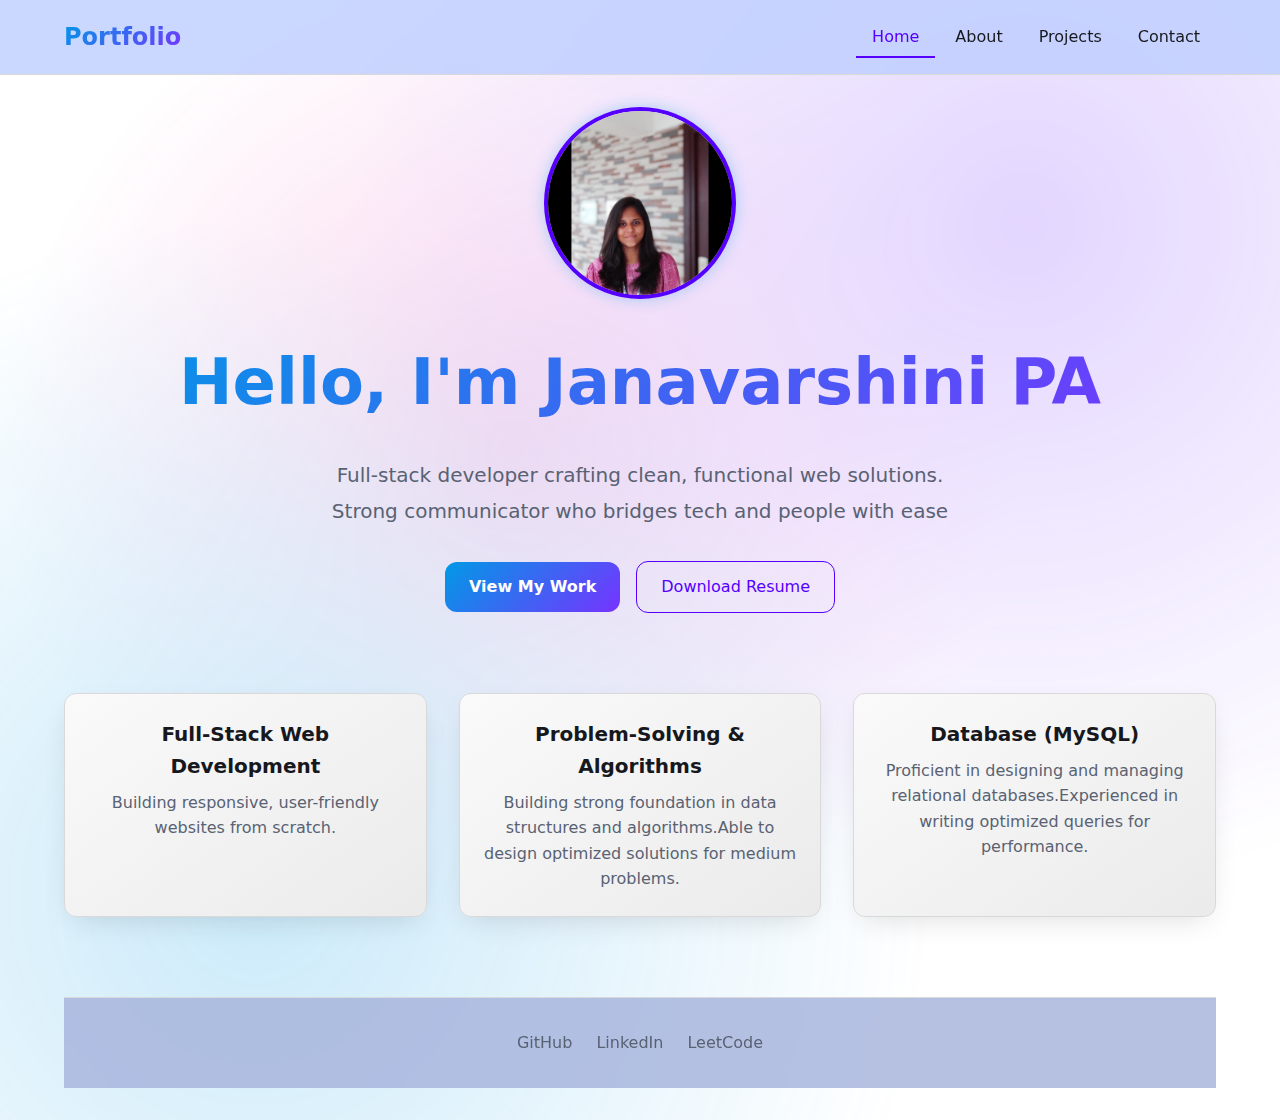
<file: index.html>
<!DOCTYPE html>
<html lang="en">
<head>
<meta charset="UTF-8">
<meta name="viewport" content="width=device-width, initial-scale=1.0">
<title>Janavarshini PA - Portfolio</title>
<meta name="description" content="Janavarshini PA - Full-Stack Developer Portfolio">
    <link rel="stylesheet" href="styles.css">
</head>
<body>
    <div class="animated-bg">
        <!-- Navigation -->
        <nav class="navbar">
            <div class="nav-container">
                <a href="index.html" class="nav-logo">Portfolio</a>
                <div class="nav-links">
                    <a href="index.html" class="nav-link active">Home</a>
                    <a href="about.html" class="nav-link">About</a>
                    <a href="projects.html" class="nav-link">Projects</a>
                    <a href="contact.html" class="nav-link">Contact</a>
                </div>
            </div>
        </nav>
<!-- Main Content -->
        <main class="main-content">
            <!-- Hero Section -->
            <section class="hero-section">
                <div class="profile-container">
                    <div class="profile-image">
                        <img src="my pic.jpg" alt="Janavarshini Profile" class="profile-img">
                        <div class="profile-glow"></div>
                    </div>
                </div>
                
                <h1 class="hero-title">Hello, I'm Janavarshini PA</h1>
                
                <p class="hero-description">
                     Full-stack developer crafting clean, functional web solutions.
                       Strong communicator who bridges tech and people with ease
                </p>
                
                <div class="hero-buttons">
                    <a href="projects.html" class="btn-glow">View My Work</a>
                    <a href="Janavarshini_Resume.pdf" class="btn-outline">Download Resume</a>
                </div>
            </section>
            <!-- Skills Preview -->
            <section class="skills-preview">
                <div class="skill-card">
                    <h3 class="skill-title">Full-Stack Web Development</h3>
                    <p class="skill-description">Building responsive, user-friendly websites from scratch.</p>
                </div>
                
                <div class="skill-card">
                    <h3 class="skill-title">Problem-Solving & Algorithms</h3>
                    <p class="skill-description"> Building strong foundation in data structures and algorithms.Able to design optimized solutions for medium problems.</p>
                </div>
                
                <div class="skill-card">
                    <h3 class="skill-title">Database (MySQL)</h3>
                    <p class="skill-description">Proficient in designing and managing relational databases.Experienced in writing optimized queries for performance.</p>
                </div>
            </section>

        <!-- Footer -->
        <footer class="footer">
            <div class="footer-content">
                <div class="footer-links">
                    <a href="https://github.com/Jana2115" class="footer-link">GitHub</a>
                    <a href="https://linkedin.com/in/jana-varshini-989576310" class="footer-link">LinkedIn</a>
                    <a href="https://leetcode.com/Janavarshini__PA" class="footer-link">LeetCode</a>

                </div>
            </div>
        </footer>
    </div>
</body>
</html>
</file>
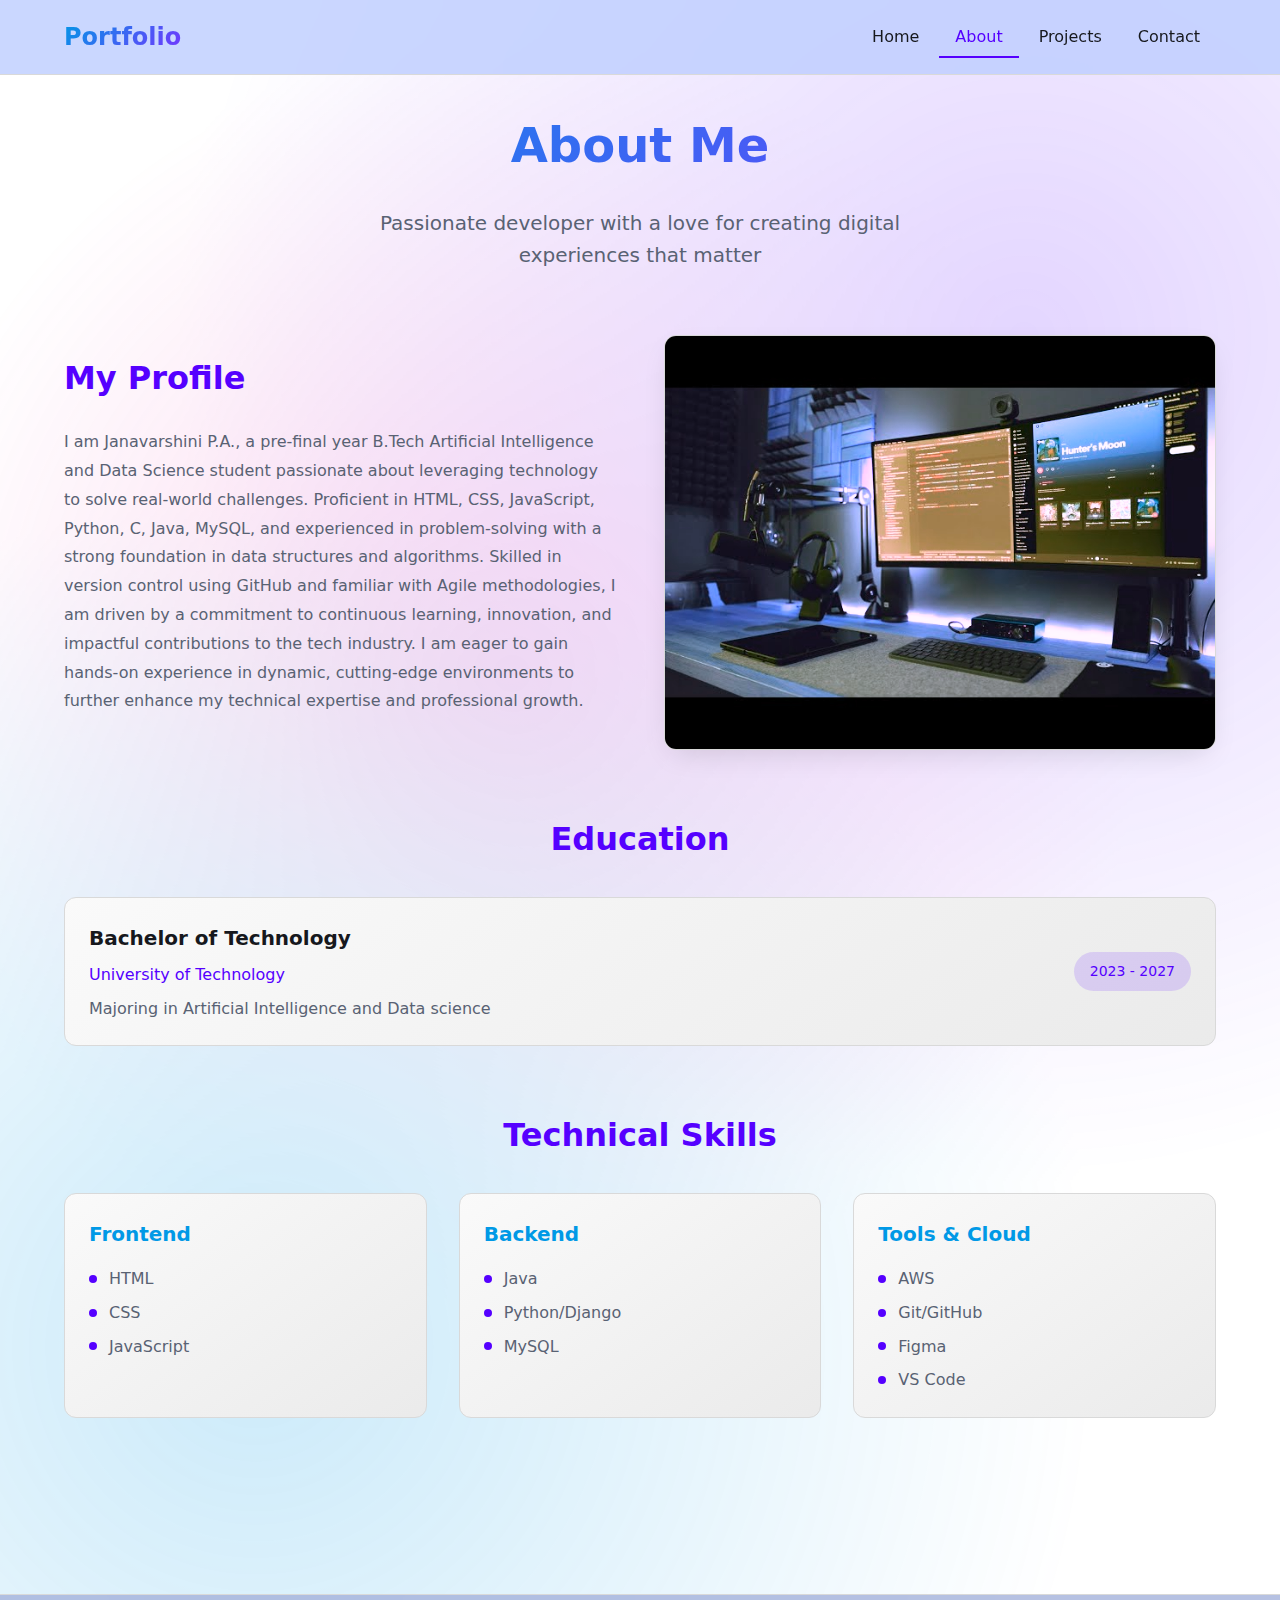
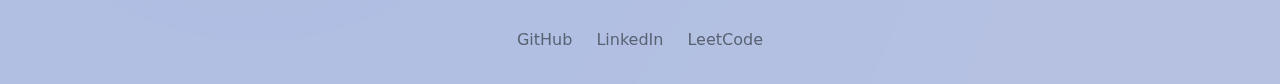
<file: about.html>
<!DOCTYPE html>
<html lang="en">
<head>
    <meta charset="UTF-8">
    <meta name="viewport" content="width=device-width, initial-scale=1.0">
    <title>About - Janavarshini PA Portfolio</title>
    <meta name="description" content="Learn more about Janavarshini PA - Full-Stack Developer">
    <link rel="stylesheet" href="styles.css">
</head>
<body>
    <div class="animated-bg">
        <!-- Navigation -->
        <nav class="navbar">
            <div class="nav-container">
                <a href="index.html" class="nav-logo">Portfolio</a>
                <div class="nav-links">
                    <a href="index.html" class="nav-link">Home</a>
                    <a href="about.html" class="nav-link active">About</a>
                    <a href="projects.html" class="nav-link">Projects</a>
                    <a href="contact.html" class="nav-link">Contact</a>
                </div>
            </div>
        </nav>

        <!-- Main Content -->
        <main class="main-content">
            <!-- Header -->
            <section class="page-header">
                <h1 class="page-title">About Me</h1>
                <p class="page-subtitle">Passionate developer with a love for creating digital experiences that matter</p>
            </section>

            <!-- Personal Background -->
            <section class="about-content">
                <div class="about-grid">
                    <div class="about-text">
                        <h2 class="section-title">My Profile </h2>
                        <p class="about-paragraph">
                           I am Janavarshini P.A., a pre-final year B.Tech Artificial Intelligence and Data Science student passionate about leveraging technology to solve real-world challenges. 
                           Proficient in HTML, CSS, JavaScript, Python, C, Java, MySQL, and experienced in problem-solving with a strong foundation in data structures and algorithms. 
                           Skilled in version control using GitHub and familiar with Agile methodologies, I am driven by a commitment to continuous learning, innovation, and impactful contributions to the tech industry.
                           I am eager to gain hands-on experience in dynamic, cutting-edge environments to further enhance my technical expertise and professional growth.
                        </p>
                    </div>
                    <div class="about-image">
                        <div class="project-card">
                            <img src="sddefault.jpg" alt="Working setup" class="about-img">
                        </div>
                    </div>
                </div>
            </section>

            <!-- Education -->
            <section class="education-section">
                <h2 class="section-title-center">Education</h2>
                <div class="education-list">
                    <div class="education-item">
                        <div class="education-content">
                            <h3 class="education-title">Bachelor of Technology</h3>
                            <p class="education-school">University of Technology</p>
                            <p class="education-description">
                                Majoring in Artificial Intelligence and Data science
                            </p>
                        </div>
                        <div class="education-year">2023 - 2027</div>
                    </div>
            </section>



            <!-- Skills -->
            <section class="skills-section">
                <h2 class="section-title-center">Technical Skills</h2>
                <div class="skills-grid">
                    <div class="skill-category">
                        <h3 class="skill-category-title">Frontend</h3>
                        <div class="skill-list">
                            <div class="skill-item">HTML</div>
                            <div class="skill-item">CSS</div>
                            <div class="skill-item">JavaScript</div>
                        </div>
                    </div>
                    
                    <div class="skill-category">
                        <h3 class="skill-category-title">Backend</h3>
                        <div class="skill-list">
                            <div class="skill-item">Java</div>
                            <div class="skill-item">Python/Django</div>
                            <div class="skill-item">MySQL</div>
                        </div>
                    </div>
                    
                    <div class="skill-category">
                        <h3 class="skill-category-title">Tools & Cloud</h3>
                        <div class="skill-list">
                            <div class="skill-item">AWS</div>
                            <div class="skill-item">Git/GitHub</div>
                            <div class="skill-item">Figma</div>
                            <div class="skill-item">VS Code</div>
                        </div>
                    </div>
                </div>
            </section>
        </main>

        <!-- Footer -->
        <footer class="footer">
            <div class="footer-content">
                <div class="footer-links">
                    <a href="https://github.com/Jana2115" class="footer-link">GitHub</a>
                    <a href="https://linkedin.com/in/jana-varshini-989576310" class="footer-link">LinkedIn</a>
                    <a href="https://leetcode.com/Janavarshini__PA" class="footer-link">LeetCode</a>
                </div>
            </div>
        </footer>
    </div>
</body>

</html>
</file>
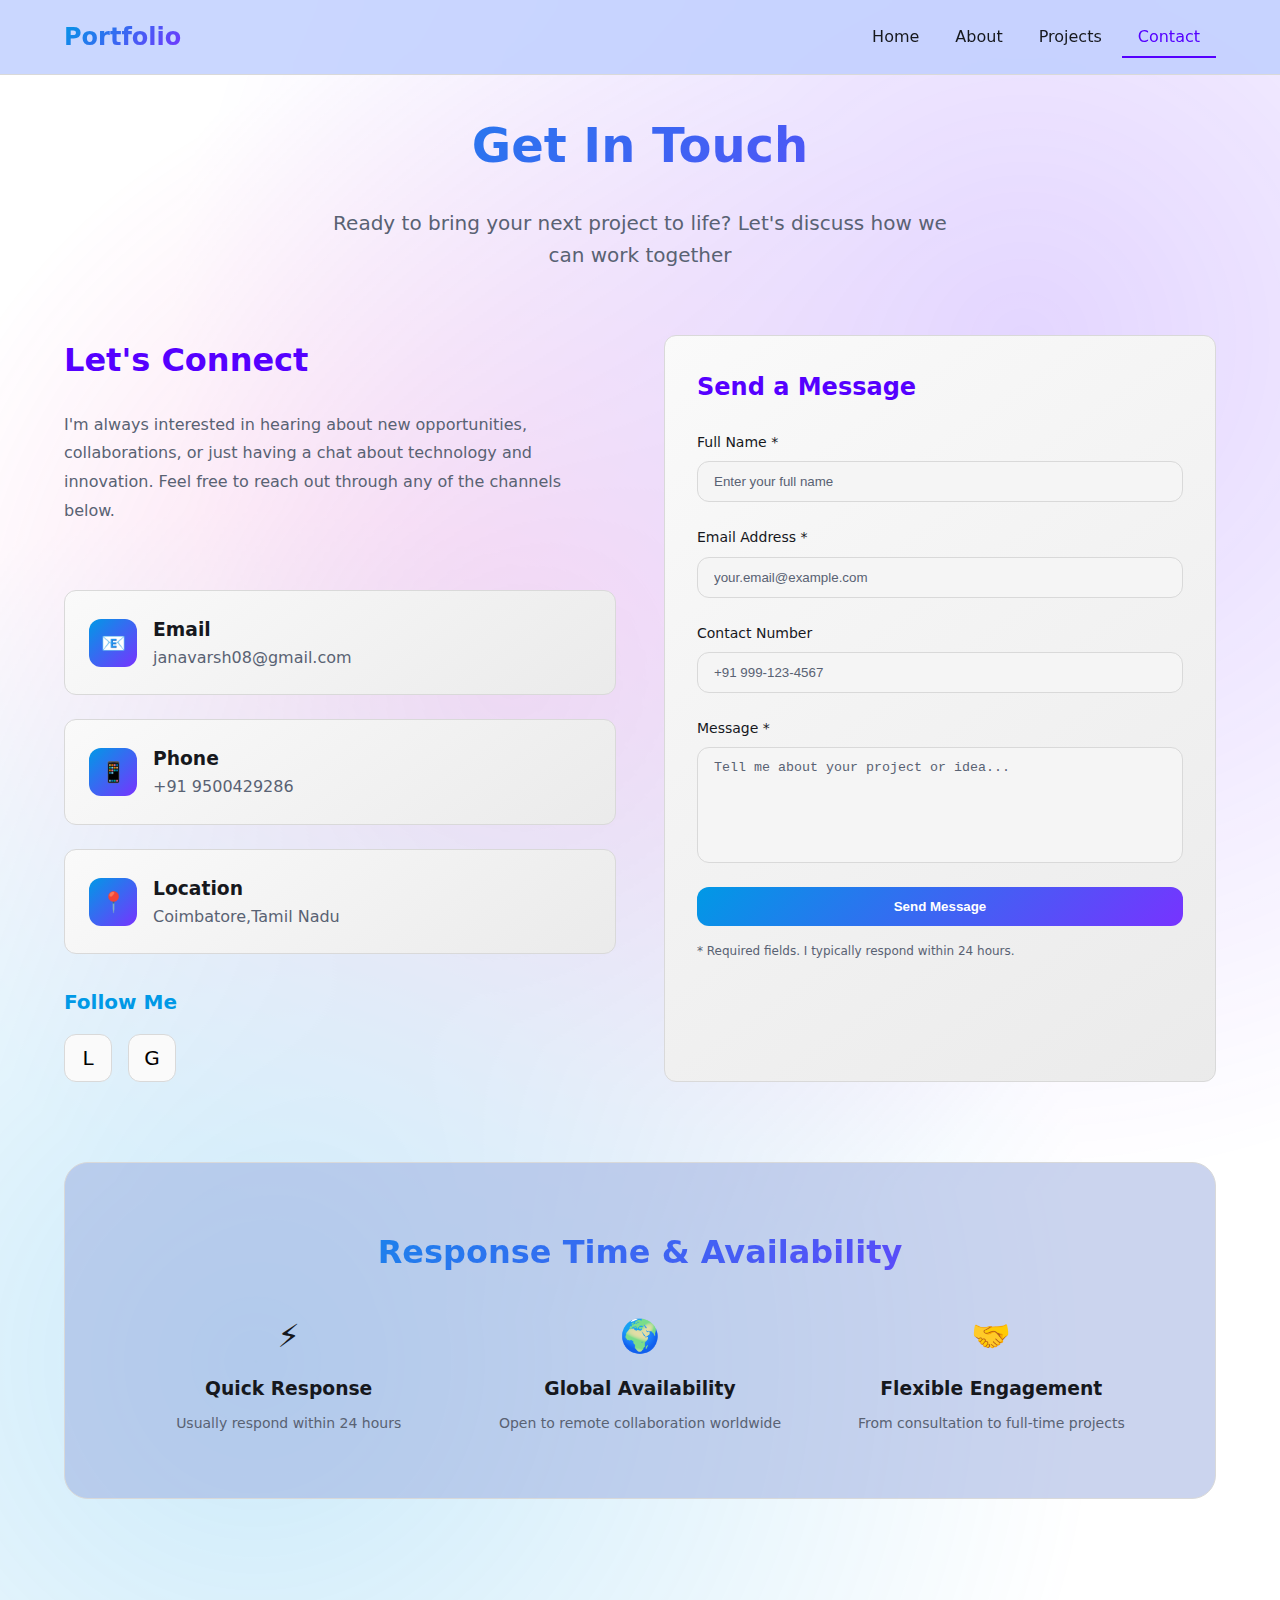
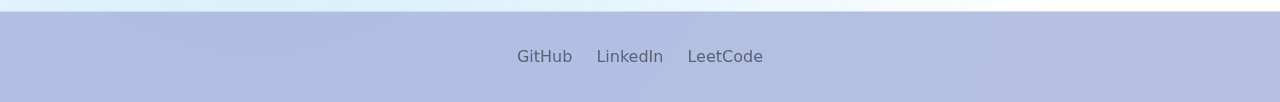
<file: contact.html>
<!DOCTYPE html>
<html lang="en">
<head>
    <meta charset="UTF-8">
    <meta name="viewport" content="width=device-width, initial-scale=1.0">
    <title>Contact - Janavarshini PA Portfolio</title>
    <meta name="description" content="Get in touch with Janavarshini PA - Full-Stack Developer">
    <link rel="stylesheet" href="styles.css">
</head>
<body>
    <div class="animated-bg">
        <!-- Navigation -->
        <nav class="navbar">
            <div class="nav-container">
                <a href="index.html" class="nav-logo">Portfolio</a>
                <div class="nav-links">
                    <a href="index.html" class="nav-link">Home</a>
                    <a href="about.html" class="nav-link">About</a>
                    <a href="projects.html" class="nav-link">Projects</a>
                    <a href="contact.html" class="nav-link active">Contact</a>
                </div>
            </div>
        </nav>

        <!-- Main Content -->
        <main class="main-content">
            <!-- Header -->
            <section class="page-header">
                <h1 class="page-title">Get In Touch</h1>
                <p class="page-subtitle">Ready to bring your next project to life? Let's discuss how we can work together</p>
            </section>

            <div class="contact-grid">
                <!-- Contact Information -->
                <div class="contact-info">
                    <div class="contact-intro">
                        <h2 class="section-title">Let's Connect</h2>
                        <p class="contact-description">
                            I'm always interested in hearing about new opportunities, 
                            collaborations, or just having a chat about technology and innovation. 
                            Feel free to reach out through any of the channels below.
                        </p>
                    </div>

                    <!-- Contact Methods -->
                    <div class="contact-methods">
                        <div class="contact-method">
                            <div class="contact-icon">📧</div>
                            <div class="contact-details">
                                <h3 class="contact-method-title">Email</h3>
                                <p class="contact-method-info">janavarsh08@gmail.com</p>
                            </div>
                        </div>

                        <div class="contact-method">
                            <div class="contact-icon">📱</div>
                            <div class="contact-details">
                                <h3 class="contact-method-title">Phone</h3>
                                <p class="contact-method-info">+91 9500429286</p>
                            </div>
                        </div>

                        <div class="contact-method">
                            <div class="contact-icon">📍</div>
                            <div class="contact-details">
                                <h3 class="contact-method-title">Location</h3>
                                <p class="contact-method-info">Coimbatore,Tamil Nadu</p>
                            </div>
                        </div>
                    </div>

                    <!-- Social Links -->
                    <div class="social-section">
                        <h3 class="social-title">Follow Me</h3>
                        <div class="social-links">
                            <a href="https://linkedin.com/in/jana-varshini-989576310" class="social-link" style="color: rgb(0, 0, 0);">L</a>
                            <a href="https://github.com/Jana2115" class="social-link" style="color: rgb(0, 0, 0);">G</a>
                        </div>
                    </div>
                </div>

                <!-- Contact Form -->
                <div class="contact-form-container">
                    <h2 class="form-title">Send a Message</h2>
                    
                    <form class="contact-form" action="#" method="post">
                        <!-- Name Field -->
                        <div class="form-group">
                            <label for="name" class="form-label">Full Name *</label>
                            <input type="text" id="name" name="name" required placeholder="Enter your full name" class="form-input">
                        </div>

                        <!-- Email Field -->
                        <div class="form-group">
                            <label for="email" class="form-label">Email Address *</label>
                            <input type="email" id="email" name="email" required placeholder="your.email@example.com" class="form-input">
                        </div>

                        <!-- Phone Field -->
                        <div class="form-group">
                            <label for="phone" class="form-label">Contact Number</label>
                            <input type="tel" id="phone" name="phone" placeholder="+91 999-123-4567" class="form-input">
                        </div>

                        <!-- Message Field -->
                        <div class="form-group">
                            <label for="message" class="form-label">Message *</label>
                            <textarea id="message" name="message" required rows="6" placeholder="Tell me about your project or idea..." class="form-textarea"></textarea>
                        </div>

                        <!-- Submit Button -->
                        <button type="submit" class="btn-glow-full">Send Message</button>
                    </form>

                    <p class="form-note">* Required fields. I typically respond within 24 hours.</p>
                </div>
            </div>

            <!-- Additional Info -->
            <section class="response-info">
                <h2 class="info-title">Response Time & Availability</h2>
                <div class="info-grid">
                    <div class="info-item">
                        <div class="info-icon">⚡</div>
                        <h3 class="info-item-title">Quick Response</h3>
                        <p class="info-item-description">Usually respond within 24 hours</p>
                    </div>
                    <div class="info-item">
                        <div class="info-icon">🌍</div>
                        <h3 class="info-item-title">Global Availability</h3>
                        <p class="info-item-description">Open to remote collaboration worldwide</p>
                    </div>
                    <div class="info-item">
                        <div class="info-icon">🤝</div>
                        <h3 class="info-item-title">Flexible Engagement</h3>
                        <p class="info-item-description">From consultation to full-time projects</p>
                    </div>
                </div>
            </section>
        </main>

         <footer class="footer">
            <div class="footer-content">
                <div class="footer-links">
                    <a href="https://github.com/Jana2115" class="footer-link">GitHub</a>
                    <a href="https://linkedin.com/in/jana-varshini-989576310" class="footer-link">LinkedIn</a>
                    <a href="https://leetcode.com/Janavarshini__PA" class="footer-link">LeetCode</a>
                </div>
            </div>
        </footer>
    </div>
</body>

</html>
</file>
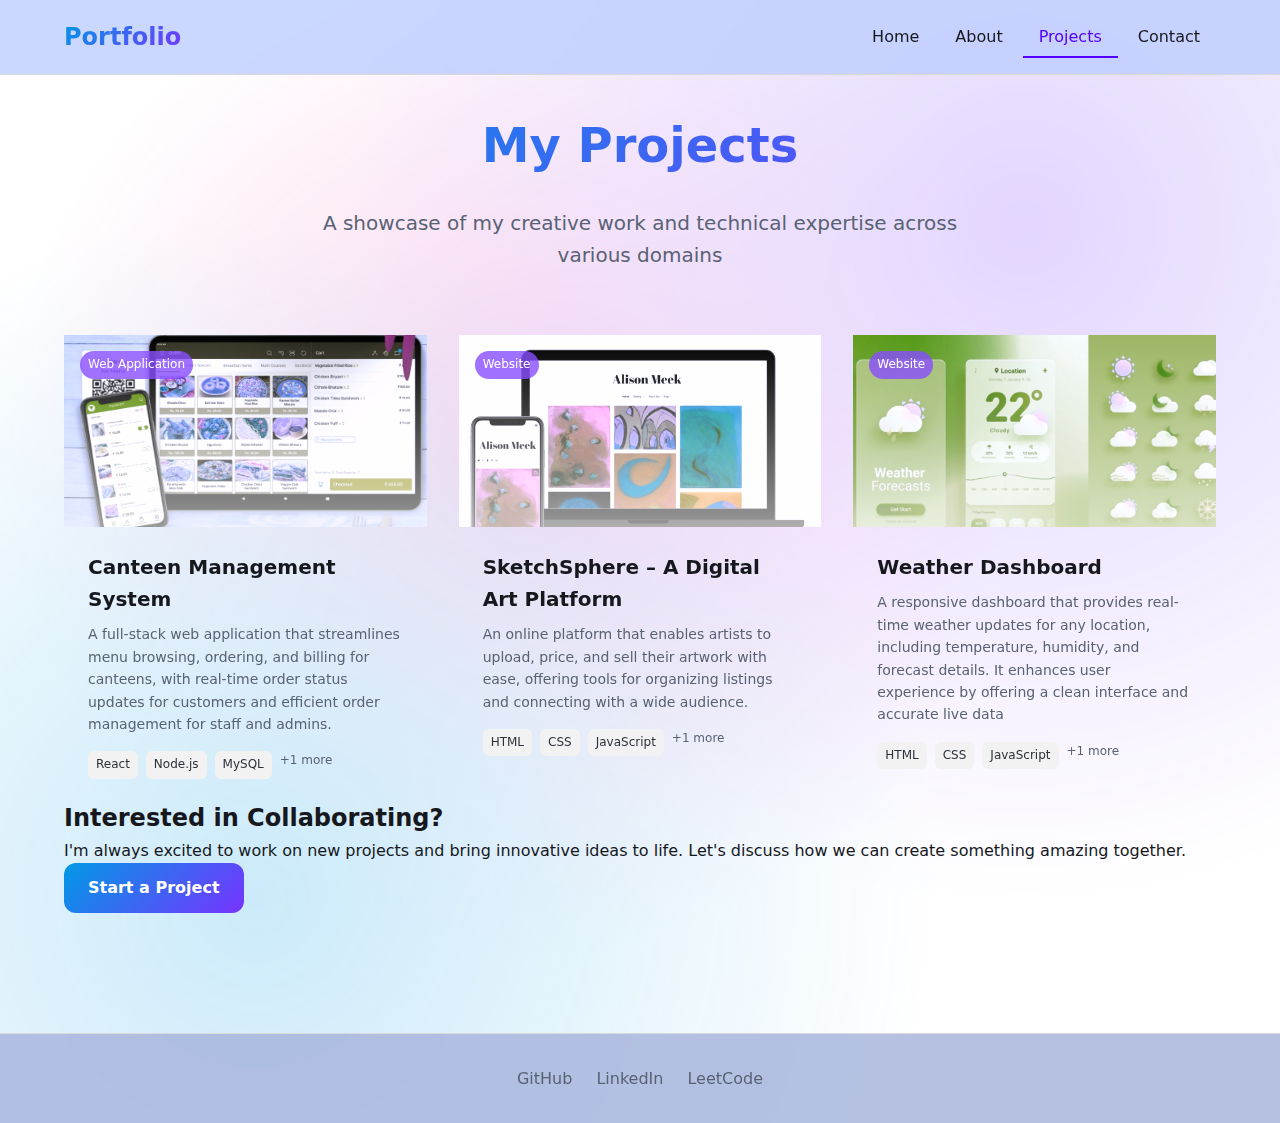
<file: projects.html>
<!DOCTYPE html>
<html lang="en">
<head>
    <meta charset="UTF-8">
    <meta name="viewport" content="width=device-width, initial-scale=1.0">
    <title>Projects - Janavarshini Portfolio</title>
    <meta name="description" content="View Janavarshini PA's portfolio projects and work">
    <link rel="stylesheet" href="styles.css">
</head>
<body>
    <div class="animated-bg">
        <!-- Navigation -->
        <nav class="navbar">
            <div class="nav-container">
                <a href="index.html" class="nav-logo">Portfolio</a>
                <div class="nav-links">
                    <a href="index.html" class="nav-link">Home</a>
                    <a href="about.html" class="nav-link">About</a>
                    <a href="projects.html" class="nav-link active">Projects</a>
                    <a href="contact.html" class="nav-link">Contact</a>
                </div>
            </div>
        </nav>

        <!-- Main Content -->
        <main class="main-content">
            <!-- Header -->
            <section class="page-header">
                <h1 class="page-title">My Projects</h1>
                <p class="page-subtitle">A showcase of my creative work and technical expertise across various domains</p>
            </section>

            <!-- Projects Grid -->
            <section class="projects-grid">
                <!-- Project 1 -->
                <div class="flip-card">
                    <div class="flip-card-inner">
                        <div class="flip-card-front">
                            <div class="project-image">
                                <img src="Screenshot 2025-08-14 154837.png" alt="Website" class="project-img">
                                <div class="project-overlay"></div>
                                <div class="project-category">Web Application</div>
                            </div>
                            <div class="project-content">
                                <h3 class="project-title">Canteen Management System</h3>
                                <p class="project-description">A full-stack web application that streamlines menu browsing, ordering, and billing for canteens, with real-time order status updates for customers and efficient order management for staff and admins.</p>
                                <div class="project-tech">
                                    <span class="tech-tag">React</span>
                                    <span class="tech-tag">Node.js</span>
                                    <span class="tech-tag">MySQL</span>
                                    <span class="tech-more">+1 more</span>
                                </div>
                            </div>
                        </div>
                        <div class="flip-card-back">
                            <h3 class="flip-title">Canteen Ordering and Billing System</h3>
                            <p class="flip-description">A web app that simplifies food ordering and billing in canteens with real-time order updates and efficient admin, staff, and customer management.</p>
                            <div class="flip-tech">
                                <h4>Technologies Used:</h4>
                                <div class="flip-tech-tags">
                                    <span class="flip-tech-tag">React</span>
                                    <span class="flip-tech-tag">Node.js</span>
                                    <span class="flip-tech-tag">MySQL</span>
                                    <span class="flip-tech-tag">JavaScript</span>
                                </div>
                            </div>
                            <div class="flip-buttons">
                                <a href="#" class="btn-glow-small">Live Demo</a>
                                <a href="#" class="btn-outline-small">GitHub</a>
                            </div>
                        </div>
                    </div>
                </div>

                <!-- Project 2 -->
                <div class="flip-card">
                    <div class="flip-card-inner">
                        <div class="flip-card-front">
                            <div class="project-image">
                                <img src="Screenshot 2025-08-14 154537.png" alt="Website" class="project-img">
                                <div class="project-overlay"></div>
                                <div class="project-category">Website</div>
                            </div>
                            <div class="project-content">
                                <h3 class="project-title">SketchSphere – A Digital Art Platform</h3>
                                <p class="project-description">An online platform that enables artists to upload, price, and sell their artwork with ease, offering tools for organizing listings and connecting with a wide audience.</p>
                                <div class="project-tech">
                                    <span class="tech-tag">HTML</span>
                                    <span class="tech-tag">CSS</span>
                                    <span class="tech-tag">JavaScript</span>
                                    <span class="tech-more">+1 more</span>
                                </div>
                            </div>
                        </div>
                        <div class="flip-card-back">
                            <h3 class="flip-title">SketchSphere – A Digital Art Platform</h3>
                            <p class="flip-description">An online platform that enables artists to upload, price, and sell their artwork with ease, offering tools for organizing listings and connecting with a wide audience.</p>
                            <div class="flip-tech">
                                <h4>Technologies Used:</h4>
                                <div class="flip-tech-tags">
                                    <span class="flip-tech-tag">HTML</span>
                                    <span class="flip-tech-tag">CSS</span>
                                    <span class="flip-tech-tag">JavaScript</span>
                                    <span class="flip-tech-tag">MySQL</span>
                                </div>
                            </div>
                            <div class="flip-buttons">
                                <a href="#" class="btn-glow-small">Live Demo</a>
                                <a href="#" class="btn-outline-small">GitHub</a>
                            </div>
                        </div>
                    </div>
                </div>

                <!-- Project 3 -->
                <div class="flip-card">
                    <div class="flip-card-inner">
                        <div class="flip-card-front">
                            <div class="project-image">
                                <img src="Screenshot 2025-08-14 155249.png" alt="Website" class="project-img">
                                <div class="project-overlay"></div>
                                <div class="project-category">Website</div>
                            </div>
                            <div class="project-content">
                                <h3 class="project-title">Weather Dashboard</h3>
                                <p class="project-description">A responsive dashboard that provides real-time weather updates for any location, including temperature, humidity, and forecast details. It enhances user experience by offering a clean interface and accurate live data</p>
                                <div class="project-tech">
                                    <span class="tech-tag">HTML</span>
                                    <span class="tech-tag">CSS</span>
                                    <span class="tech-tag">JavaScript</span>
                                    <span class="tech-more">+1 more</span>
                                </div>
                            </div>
                        </div>
                        <div class="flip-card-back">
                            <h3 class="flip-title">Weather Dashboard</h3>
                            <p class="flip-description">A responsive dashboard that provides real-time weather updates for any location, including temperature, humidity, and forecast details.</p>
                            <div class="flip-tech">
                                <h4>Technologies Used:</h4>
                                <div class="flip-tech-tags">
                                    <span class="flip-tech-tag">HTML</span>
                                    <span class="flip-tech-tag">CSS</span>
                                    <span class="flip-tech-tag">JavaScript</span>
                                    <span class="flip-tech-tag">MySQL</span>
                                </div>
                            </div>
                            <div class="flip-buttons">
                                <a href="#" class="btn-glow-small">Live Demo</a>
                                <a href="#" class="btn-outline-small">GitHub</a>
                            </div>
                        </div>
                    </div>
                </div>

            </section>

            <!-- CTA Section -->
            <section class="cta-section">
                <h2 class="cta-title">Interested in Collaborating?</h2>
                <p class="cta-description">
                    I'm always excited to work on new projects and bring innovative ideas to life. 
                    Let's discuss how we can create something amazing together.
                </p>
                <a href="contact.html" class="btn-glow">Start a Project</a>
            </section>
        </main>

        <!-- Footer -->
       <!-- Footer -->
        <footer class="footer">
            <div class="footer-content">
                <div class="footer-links">
                    <a href="https://github.com/Jana2115" class="footer-link">GitHub</a>
                    <a href="https://linkedin.com/in/jana-varshini-989576310" class="footer-link">LinkedIn</a>
                    <a href="https://leetcode.com/Janavarshini__PA" class="footer-link">LeetCode</a>
                </div>
            </div>
        </footer>
    </div>
</body>

</html>
</file>
<file: styles.css>
* {
    margin: 0;
    padding: 0;
    box-sizing: border-box;
}

:root {
    /* Colors */
    --background: hsl(0, 0%, 100%);           
    --foreground: hsl(220, 13%, 10%);         
    --card: hsl(0, 0%, 98%);                 
    --card-foreground: hsl(220, 13%, 10%);
    --primary: hsl(260, 100%, 50%);           
    --primary-foreground: hsl(0, 0%, 100%);   
    --secondary: hsl(0, 0%, 95%);
    --secondary-foreground: hsl(220, 13%, 20%);
    --muted: hsl(0, 0%, 92%);                 
    --muted-foreground: hsl(220, 13%, 40%);
    --accent: hsl(200, 100%, 45%);            
    --accent-foreground: hsl(0, 0%, 100%);
    --border: hsl(0, 0%, 85%);
    --input: hsl(0, 0%, 96%);
    
    
    --neon-blue: hsl(200, 100%, 45%);
    --neon-purple: hsl(260, 100%, 60%);
    --neon-pink: hsl(320, 80%, 55%);
    --dark-bg: hsl(0, 0%, 100%);
    --dark-card: hsl(0, 0%, 98%);
    --dark-accent: hsl(0, 0%, 92%);
    
    /* Gradients */
    --gradient-primary: linear-gradient(135deg, var(--neon-blue), var(--neon-purple));
    --gradient-glow: linear-gradient(135deg, hsla(200, 100%, 45%, 0.2), hsla(260, 100%, 60%, 0.2));
    --gradient-card: linear-gradient(145deg, var(--card), var(--dark-accent));
    
    /* Shadows and glows */
    --glow-blue: 0 0 15px hsla(200, 100%, 45%, 0.3);
    --glow-purple: 0 0 15px hsla(260, 100%, 60%, 0.3);
    --glow-pink: 0 0 15px hsla(320, 80%, 55%, 0.3);
    --shadow-deep: 0 10px 30px -10px hsla(0, 0%, 0%, 0.15);
    
    /* Typography */
    --font-family: 'Inter', system-ui, -apple-system, sans-serif;
    
    /* Spacing */
    --spacing-xs: 0.25rem;
    --spacing-sm: 0.5rem;
    --spacing-md: 1rem;
    --spacing-lg: 1.5rem;
    --spacing-xl: 2rem;
    --spacing-2xl: 3rem;
    --spacing-3xl: 4rem;
    --spacing-4xl: 6rem;
    
    /* Border radius */
    --radius-sm: 0.375rem;
    --radius-md: 0.5rem;
    --radius-lg: 0.75rem;
    --radius-xl: 1rem;
    --radius-2xl: 1.5rem;
    
    /* Transitions */
    --transition-fast: 0.15s ease;
    --transition-normal: 0.3s ease;
    --transition-slow: 0.5s ease;
    --transition-bounce: 0.4s cubic-bezier(0.68, -0.55, 0.265, 1.55);
}


/* Base Styles */
body {
    font-family: var(--font-family);
    background-color: var(--background);
    color: var(--foreground);
    line-height: 1.6;
    overflow-x: hidden;
}

/* Animated Background */
.animated-bg {
    position: relative;
    min-height: 100vh;
}

.animated-bg::before {
    content: '';
    position: absolute;
    top: 0;
    left: 0;
    right: 0;
    bottom: 0;
    opacity: 0.2;
    background: 
        radial-gradient(circle at 20% 80%, var(--neon-blue) 0%, transparent 50%),
        radial-gradient(circle at 80% 20%, var(--neon-purple) 0%, transparent 50%),
        radial-gradient(circle at 40% 40%, var(--neon-pink) 0%, transparent 50%);
    animation: float 6s ease-in-out infinite;
    pointer-events: none;
    z-index: -1;
}

@keyframes float {
    0%, 100% {
        transform: translateY(0px) rotate(0deg);
    }
    33% {
        transform: translateY(-30px) rotate(1deg);
    }
    66% {
        transform: translateY(-20px) rotate(-1deg);
    }
}

/* Navigation */
.navbar {
    background: hsla(225, 100%, 87%, 0.8);
    backdrop-filter: blur(10px);
    border-bottom: 1px solid var(--border);
    position: sticky;
    top: 0;
    z-index: 50;
}

.nav-container {
    max-width: 1200px;
    margin: 0 auto;
    padding: 1rem 1.5rem;
    display: flex;
    justify-content: space-between;
    align-items: center;
}

.nav-logo {
    font-size: 1.5rem;
    font-weight: bold;
    background: var(--gradient-primary);
    -webkit-background-clip: text;
    background-clip: text;
    -webkit-text-fill-color: transparent;
    text-decoration: none;
}

.nav-links {
    display: flex;
    gap: var(--spacing-xs);
}

.nav-link {
    position: relative;
    padding: 0.5rem 1rem;
    color: var(--foreground);
    text-decoration: none;
    transition: var(--transition-normal);
}

.nav-link::after {
    content: '';
    position: absolute;
    bottom: 0;
    left: 0;
    width: 0;
    height: 2px;
    background: var(--primary);
    transition: var(--transition-normal);
}

.nav-link:hover,
.nav-link.active {
    color: var(--primary);
}

.nav-link:hover::after,
.nav-link.active::after {
    width: 100%;
}

/* Main Content */
.main-content {
    max-width: 1200px;
    margin: 0 auto;
    padding: var(--spacing-xl) 1.5rem;
}

/* Typography */
.page-title {
    font-size: 3rem;
    font-weight: bold;
    background: var(--gradient-primary);
    -webkit-background-clip: text;
    background-clip: text;
    -webkit-text-fill-color: transparent;
    text-align: center;
    margin-bottom: 1.5rem;
}

.page-subtitle {
    font-size: 1.25rem;
    color: var(--muted-foreground);
    text-align: center;
    max-width: 40rem;
    margin: 0 auto 4rem;
}

.section-title {
    font-size: 2rem;
    font-weight: bold;
    color: var(--primary);
    margin-bottom: 1.5rem;
}

.section-title-center {
    font-size: 2rem;
    font-weight: bold;
    color: var(--primary);
    text-align: center;
    margin-bottom: 2rem;
}

/* Hero Section */
.hero-section {
    text-align: center;
    margin-bottom: 5rem;
}

.profile-container {
    position: relative;
    display: inline-block;
    margin-bottom: 2rem;
}

.profile-image {
    position: relative;
    width: 12rem;
    height: 12rem;
    margin: 0 auto;
    border-radius: 50%;
    overflow: hidden;
    border: 4px solid var(--primary);
    box-shadow: var(--glow-blue);
}

.profile-img {
    width: 100%;
    height: 100%;
    object-fit: cover;
}


@keyframes pulse {
    0%, 100% {
        opacity: 0.5;
    }
    50% {
        opacity: 0.8;
    }
}

.hero-title {
    font-size: 4rem;
    font-weight: bold;
    background: var(--gradient-primary);
    -webkit-background-clip: text;
    background-clip: text;
    -webkit-text-fill-color: transparent;
    margin-bottom: 1.5rem;
    animation: pulse 3s ease-in-out infinite;
}

.hero-description {
    font-size: 1.25rem;
    color: var(--muted-foreground);
    margin-bottom: 2rem;
    max-width: 40rem;
    margin-left: auto;
    margin-right: auto;
    line-height: 1.8;
}

.hero-buttons {
    display: flex;
    flex-direction: column;
    gap: 1rem;
    align-items: center;
}

@media (min-width: 640px) {
    .hero-buttons {
        flex-direction: row;
        justify-content: center;
    }
}

/* Buttons */
.btn-glow {
    position: relative;
    overflow: hidden;
    border-radius: var(--radius-lg);
    padding: 0.75rem 1.5rem;
    font-weight: 600;
    background: var(--gradient-primary);
    color: var(--primary-foreground);
    text-decoration: none;
    transition: var(--transition-normal);
    border: none;
    cursor: pointer;
    display: inline-block;
}

.btn-glow:hover {
    transform: scale(1.05);
    box-shadow: var(--glow-blue);
}

.btn-glow::before {
    content: '';
    position: absolute;
    inset: 0;
    background: linear-gradient(90deg, transparent, rgba(255, 255, 255, 0.3), transparent);
    transform: translateX(-100%);
    transition: var(--transition-slow);
}

.btn-glow:hover::before {
    animation: shine 1s ease-in-out;
}

@keyframes shine {
    0% {
        transform: translateX(-100%);
    }
    100% {
        transform: translateX(100%);
    }
}

.btn-outline {
    padding: 0.75rem 1.5rem;
    border: 1px solid var(--primary);
    color: var(--primary);
    background: transparent;
    border-radius: var(--radius-lg);
    text-decoration: none;
    transition: var(--transition-normal);
    display: inline-block;
}

.btn-outline:hover {
    background: var(--primary);
    color: var(--primary-foreground);
}

.btn-glow-small {
    padding: 0.5rem 1rem;
    font-size: 0.875rem;
    background: var(--gradient-primary);
    color: var(--primary-foreground);
    border-radius: var(--radius-md);
    text-decoration: none;
    transition: var(--transition-normal);
}

.btn-glow-small:hover {
    transform: scale(1.05);
    box-shadow: var(--glow-blue);
}

.btn-outline-small {
    padding: 0.5rem 1rem;
    font-size: 0.875rem;
    border: 1px solid var(--primary);
    color: var(--primary);
    background: transparent;
    border-radius: var(--radius-md);
    text-decoration: none;
    transition: var(--transition-normal);
}

.btn-outline-small:hover {
    background: var(--primary);
    color: var(--primary-foreground);
}

.btn-glow-full {
    width: 100%;
    padding: 0.75rem 1.5rem;
    font-weight: 600;
    background: var(--gradient-primary);
    color: var(--primary-foreground);
    border-radius: var(--radius-lg);
    border: none;
    cursor: pointer;
    transition: var(--transition-normal);
}

.btn-glow-full:hover {
    transform: scale(1.02);
    box-shadow: var(--glow-blue);
}

/* Cards */
.project-card {
    background: var(--gradient-card);
    border: 1px solid var(--border);
    border-radius: var(--radius-lg);
    overflow: hidden;
    transition: var(--transition-normal);
    box-shadow: var(--shadow-deep);
}

.project-card:hover {
    transform: scale(1.05);
    box-shadow: var(--glow-blue);
}

/* Skills Preview */
.skills-preview {
    display: grid;
    gap: 2rem;
    margin-bottom: 5rem;
}

@media (min-width: 768px) {
    .skills-preview {
        grid-template-columns: repeat(3, 1fr);
    }
}

.skill-card {
    background: var(--gradient-card);
    border: 1px solid var(--border);
    border-radius: var(--radius-lg);
    padding: 1.5rem;
    text-align: center;
    transition: var(--transition-normal);
    box-shadow: var(--shadow-deep);
}

.skill-card:hover {
    transform: scale(1.05);
    box-shadow: var(--glow-purple);
}

.skill-icon {
    width: 4rem;
    height: 4rem;
    margin: 0 auto 1rem;
    border-radius: 50%;
    background: var(--gradient-primary);
    display: flex;
    align-items: center;
    justify-content: center;
    font-size: 2rem;
}

.skill-title {
    font-size: 1.25rem;
    font-weight: 600;
    margin-bottom: 0.5rem;
    transition: var(--transition-normal);
}

.skill-card:hover .skill-title {
    color: var(--primary);
}

.skill-description {
    color: var(--muted-foreground);
}
/* About Page Styles */
.about-content {
    margin-bottom: 4rem;
}
.about-grid {
    display: grid;
    gap: 3rem;
    align-items: center;
}

@media (min-width: 768px) {
    .about-grid {
        grid-template-columns: repeat(2, 1fr);
    }
}

.about-paragraph {
    color: var(--muted-foreground);
    margin-bottom: 1rem;
    line-height: 1.8;
}

.about-image {
    position: relative;
}

.about-img {
    display: block;
    max-width: 100%;
    height: auto;
    filter: sepia(20%) hue-rotate(200deg) saturate(120%);
}

/* Education Section */
.education-section {
    margin-bottom: 4rem;
}

.education-list {
    display: flex;
    flex-direction: column;
    gap: 1.5rem;
}

.education-item {
    background: var(--gradient-card);
    border: 1px solid var(--border);
    border-radius: var(--radius-lg);
    padding: 1.5rem;
    display: flex;
    flex-direction: column;
    gap: 1rem;
}

@media (min-width: 768px) {
    .education-item {
        flex-direction: row;
        align-items: center;
        justify-content: space-between;
    }
}

.education-title {
    font-size: 1.25rem;
    font-weight: 600;
    margin-bottom: 0.5rem;
}

.education-school {
    color: var(--primary);
    margin-bottom: 0.5rem;
}

.education-description {
    color: var(--muted-foreground);
}

.education-year {
    background: hsla(260, 100%, 65%, 0.2);
    color: var(--primary);
    padding: 0.5rem 1rem;
    border-radius: 9999px;
    font-size: 0.875rem;
    font-weight: 500;
    white-space: nowrap;
    align-self: flex-start;
}

@media (min-width: 768px) {
    .education-year {
        align-self: center;
    }
}

/* Skills Section */
.skills-section {
    margin-bottom: 4rem;
}

.skills-grid {
    display: grid;
    gap: 2rem;
}

@media (min-width: 768px) {
    .skills-grid {
        grid-template-columns: repeat(3, 1fr);
    }
}

.skill-category {
    background: var(--gradient-card);
    border: 1px solid var(--border);
    border-radius: var(--radius-lg);
    padding: 1.5rem;
}

.skill-category-title {
    font-size: 1.25rem;
    font-weight: 600;
    color: var(--accent);
    margin-bottom: 1rem;
}

.skill-list {
    display: flex;
    flex-direction: column;
    gap: 0.5rem;
}

.skill-item {
    display: flex;
    align-items: center;
    color: var(--muted-foreground);
}

.skill-item::before {
    content: '';
    width: 0.5rem;
    height: 0.5rem;
    background: var(--primary);
    border-radius: 50%;
    margin-right: 0.75rem;
}

/* Projects Page Styles */
.projects-grid {
    display: grid;
    gap: 2rem;
    margin-bottom: 5rem;
}

@media (min-width: 768px) {
    .projects-grid {
        grid-template-columns: repeat(2, 1fr);
    }
}

@media (min-width: 1024px) {
    .projects-grid {
        grid-template-columns: repeat(3, 1fr);
    }
}

/* Flip Card Animations */
.flip-card {
    perspective: 1000px;
    height: 24rem;
}

.flip-card-inner {
    position: relative;
    width: 100%;
    height: 100%;
    transition: transform 0.7s;
    transform-style: preserve-3d;
}

.flip-card:hover .flip-card-inner {
    transform: rotateY(180deg);
}

.flip-card-front,
.flip-card-back {
    position: absolute;
    width: 100%;
    height: 100%;
    backface-visibility: hidden;
    border-radius: var(--radius-lg);
}

.flip-card-back {
    transform: rotateY(180deg);
    background: var(--gradient-card);
    border: 1px solid var(--border);
    display: flex;
    flex-direction: column;
    justify-content: center;
    align-items: center;
    padding: 1.5rem;
    text-align: center;
}

.project-image {
    position: relative;
    height: 12rem;
    overflow: hidden;
}

.project-img {
    width: 100%;
    height: 100%;
    object-fit: cover;
    transition: var(--transition-normal);
    filter: sepia(20%) hue-rotate(200deg) saturate(120%);
}

.project-image:hover .project-img {
    transform: scale(1.1);
}

.project-overlay {
    position: absolute;
    inset: 0;
    background: linear-gradient(to top, rgba(255, 254, 254, 0.6), transparent);
}

.project-category {
    position: absolute;
    top: 1rem;
    left: 1rem;
    background: hsla(260, 100%, 65%, 0.8);
    color: var(--primary-foreground);
    padding: 0.25rem 0.5rem;
    border-radius: 9999px;
    font-size: 0.75rem;
    font-weight: 500;
}

.project-content {
    padding: 1.5rem;
}

.project-title {
    font-size: 1.25rem;
    font-weight: 600;
    margin-bottom: 0.5rem;
    color: var(--card-foreground);
}

.project-description {
    color: var(--muted-foreground);
    font-size: 0.875rem;
    margin-bottom: 1rem;
    display: -webkit-box;
    -webkit-box-orient: vertical;
    overflow: hidden;
}

.project-tech {
    display: flex;
    flex-wrap: wrap;
    gap: 0.5rem;
}

.tech-tag {
    background: var(--secondary);
    color: var(--secondary-foreground);
    padding: 0.25rem 0.5rem;
    border-radius: var(--radius-sm);
    font-size: 0.75rem;
}

.tech-more {
    color: var(--muted-foreground);
    font-size: 0.75rem;
}

/* Flip Card Back Styles */
.flip-title {
    font-size: 1.5rem;
    font-weight: bold;
    color: var(--primary);
    margin-bottom: 1rem;
}

.flip-description {
    color: var(--muted-foreground);
    margin-bottom: 1.5rem;
    line-height: 1.6;
}

.flip-tech h4 {
    font-weight: 600;
    margin-bottom: 0.75rem;
    color: var(--accent);
}

.flip-tech-tags {
    display: flex;
    flex-wrap: wrap;
    gap: 0.5rem;
    justify-content: center;
    margin-bottom: 1.5rem;
}

.flip-tech-tag {
    background: hsla(260, 100%, 65%, 0.2);
    color: var(--primary);
    padding: 0.25rem 0.75rem;
    border-radius: 9999px;
    font-size: 0.875rem;
}

.flip-buttons {
    display: flex;
    gap: 0.75rem;
}

/* Contact Page Styles */
.contact-grid {
    display: grid;
    gap: 3rem;
    margin-bottom: 5rem;
}

@media (min-width: 768px) {
    .contact-grid {
        grid-template-columns: repeat(2, 1fr);
    }
}

.contact-info {
    display: flex;
    flex-direction: column;
    gap: 2rem;
}

.contact-description {
    color: var(--muted-foreground);
    margin-bottom: 2rem;
    line-height: 1.8;
}

.contact-methods {
    display: flex;
    flex-direction: column;
    gap: 1.5rem;
}

.contact-method {
    background: var(--gradient-card);
    border: 1px solid var(--border);
    border-radius: var(--radius-lg);
    padding: 1.5rem;
    display: flex;
    align-items: center;
    gap: 1rem;
    transition: var(--transition-normal);
}

.contact-method:hover {
    box-shadow: var(--glow-blue);
}

.contact-icon {
    width: 3rem;
    height: 3rem;
    background: var(--gradient-primary);
    border-radius: var(--radius-lg);
    display: flex;
    align-items: center;
    justify-content: center;
    font-size: 1.25rem;
}

.contact-method-title {
    font-weight: 600;
    transition: var(--transition-normal);
}

.contact-method:hover .contact-method-title {
    color: var(--primary);
}

.contact-method-info {
    color: var(--muted-foreground);
}

/* Social Links */
.social-title {
    font-size: 1.25rem;
    font-weight: 600;
    color: var(--accent);
    margin-bottom: 1rem;
}

.social-links {
    display: flex;
    gap: 1rem;
}

.social-link {
    width: 3rem;
    height: 3rem;
    background: var(--card);
    border: 1px solid var(--border);
    border-radius: var(--radius-lg);
    display: flex;
    align-items: center;
    justify-content: center;
    text-decoration: none;
    font-size: 1.25rem;
    transition: var(--transition-normal);
}

.social-link:hover {
    background: var(--primary);
    color: var(--primary-foreground);
    transform: scale(1.1);
}

/* Contact Form */
.contact-form-container {
    background: var(--gradient-card);
    border: 1px solid var(--border);
    border-radius: var(--radius-lg);
    padding: 2rem;
}

.form-title {
    font-size: 1.5rem;
    font-weight: bold;
    color: var(--primary);
    margin-bottom: 1.5rem;
}

.contact-form {
    display: flex;
    flex-direction: column;
    gap: 1.5rem;
}

.form-group {
    display: flex;
    flex-direction: column;
}

.form-label {
    font-size: 0.875rem;
    font-weight: 500;
    margin-bottom: 0.5rem;
    color: var(--foreground);
}

.form-input,
.form-textarea {
    width: 100%;
    padding: 0.75rem 1rem;
    background: var(--input);
    border: 1px solid var(--border);
    border-radius: var(--radius-lg);
    color: var(--foreground);
    transition: var(--transition-normal);
}

.form-input:focus,
.form-textarea:focus {
    outline: none;
    border-color: var(--primary);
    box-shadow: var(--glow-blue);
}

.form-input::placeholder,
.form-textarea::placeholder {
    color: var(--muted-foreground);
}

.form-textarea {
    resize: none;
}

.form-note {
    font-size: 0.75rem;
    color: var(--muted-foreground);
    margin-top: 1rem;
}

/* Response Info */
.response-info {
    text-align: center;
    background: hsla(225, 50%, 73%, 0.5);
    border-radius: var(--radius-2xl);
    padding: var(--spacing-3xl);
    border: 1px solid var(--border);
    margin-top: 5rem;
}

.info-title {
    font-size: 2rem;
    font-weight: bold;
    background: var(--gradient-primary);
    -webkit-background-clip: text;
    background-clip: text;
    -webkit-text-fill-color: transparent;
    margin-bottom: 2rem;
}

.info-grid {
    display: grid;
    gap: 2rem;
}

@media (min-width: 768px) {
    .info-grid {
        grid-template-columns: repeat(3, 1fr);
    }
}

.info-item {
    text-align: center;
}

.info-icon {
    font-size: 2rem;
    margin-bottom: 0.75rem;
}

.info-item-title {
    font-weight: 600;
    margin-bottom: 0.5rem;
}

.info-item-description {
    font-size: 0.875rem;
    color: var(--muted-foreground);
}

/* Footer */
.footer {
    background: hsla(225, 43%, 75%, 0.8);
    backdrop-filter: blur(10px);
    border-top: 1px solid var(--border);
    margin-top: 5rem;
}

.footer-content {
    max-width: 1200px;
    margin: 0 auto;
    padding: 2rem 1.5rem;
    text-align: center;
}

.footer-text {
    color: var(--muted-foreground);
    margin-bottom: 1rem;
}

.footer-links {
    display: flex;
    justify-content: center;
    gap: 1.5rem;
}

.footer-link {
    color: var(--muted-foreground);
    text-decoration: none;
    transition: var(--transition-normal);
}

.footer-link:hover {
    color: var(--primary);
}

/* Responsive Design */
@media (max-width: 767px) {
    .nav-container {
        flex-direction: column;
        gap: 1rem;
    }
    
    .nav-links {
        flex-wrap: wrap;
        justify-content: center;
    }
    
    .hero-title {
        font-size: 2.5rem;
    }
    
    .page-title {
        font-size: 2rem;
    }
    
    .main-content {
        padding: var(--spacing-lg) 1rem;
    }

}
</file>
